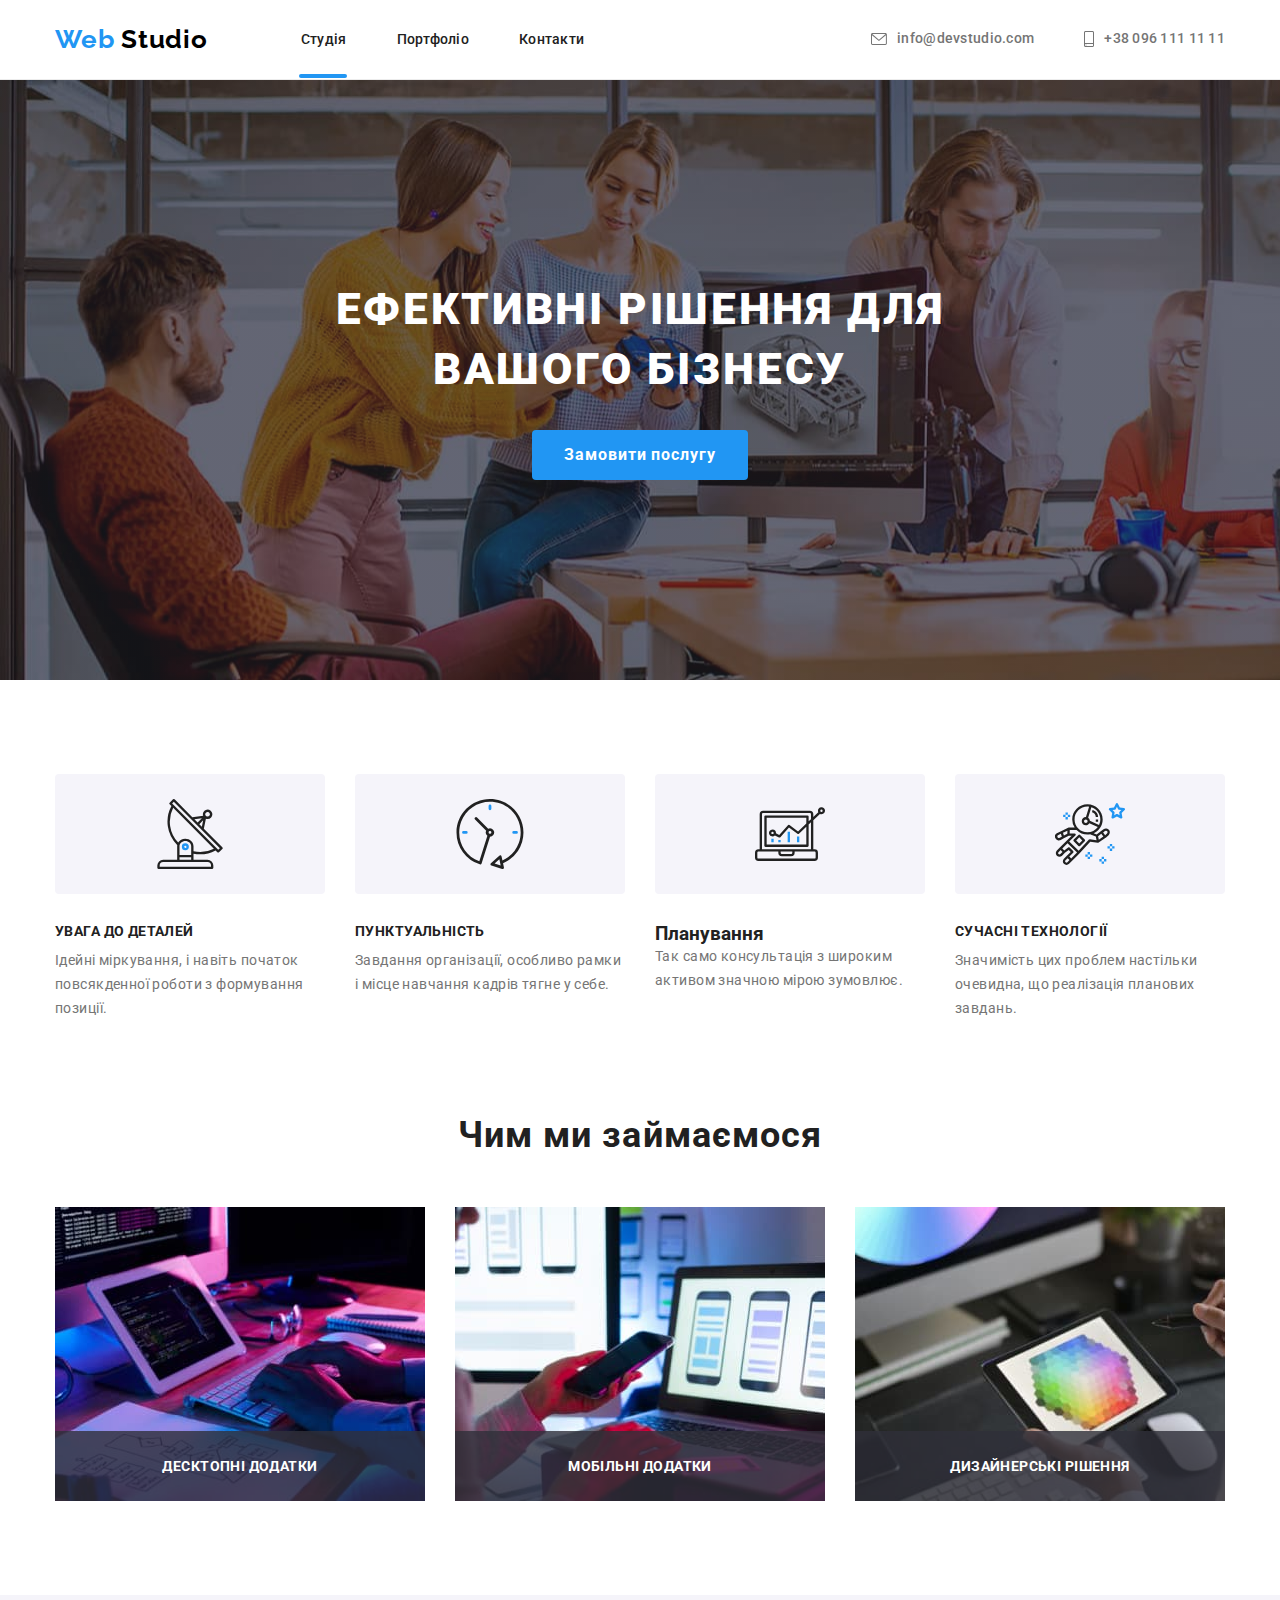
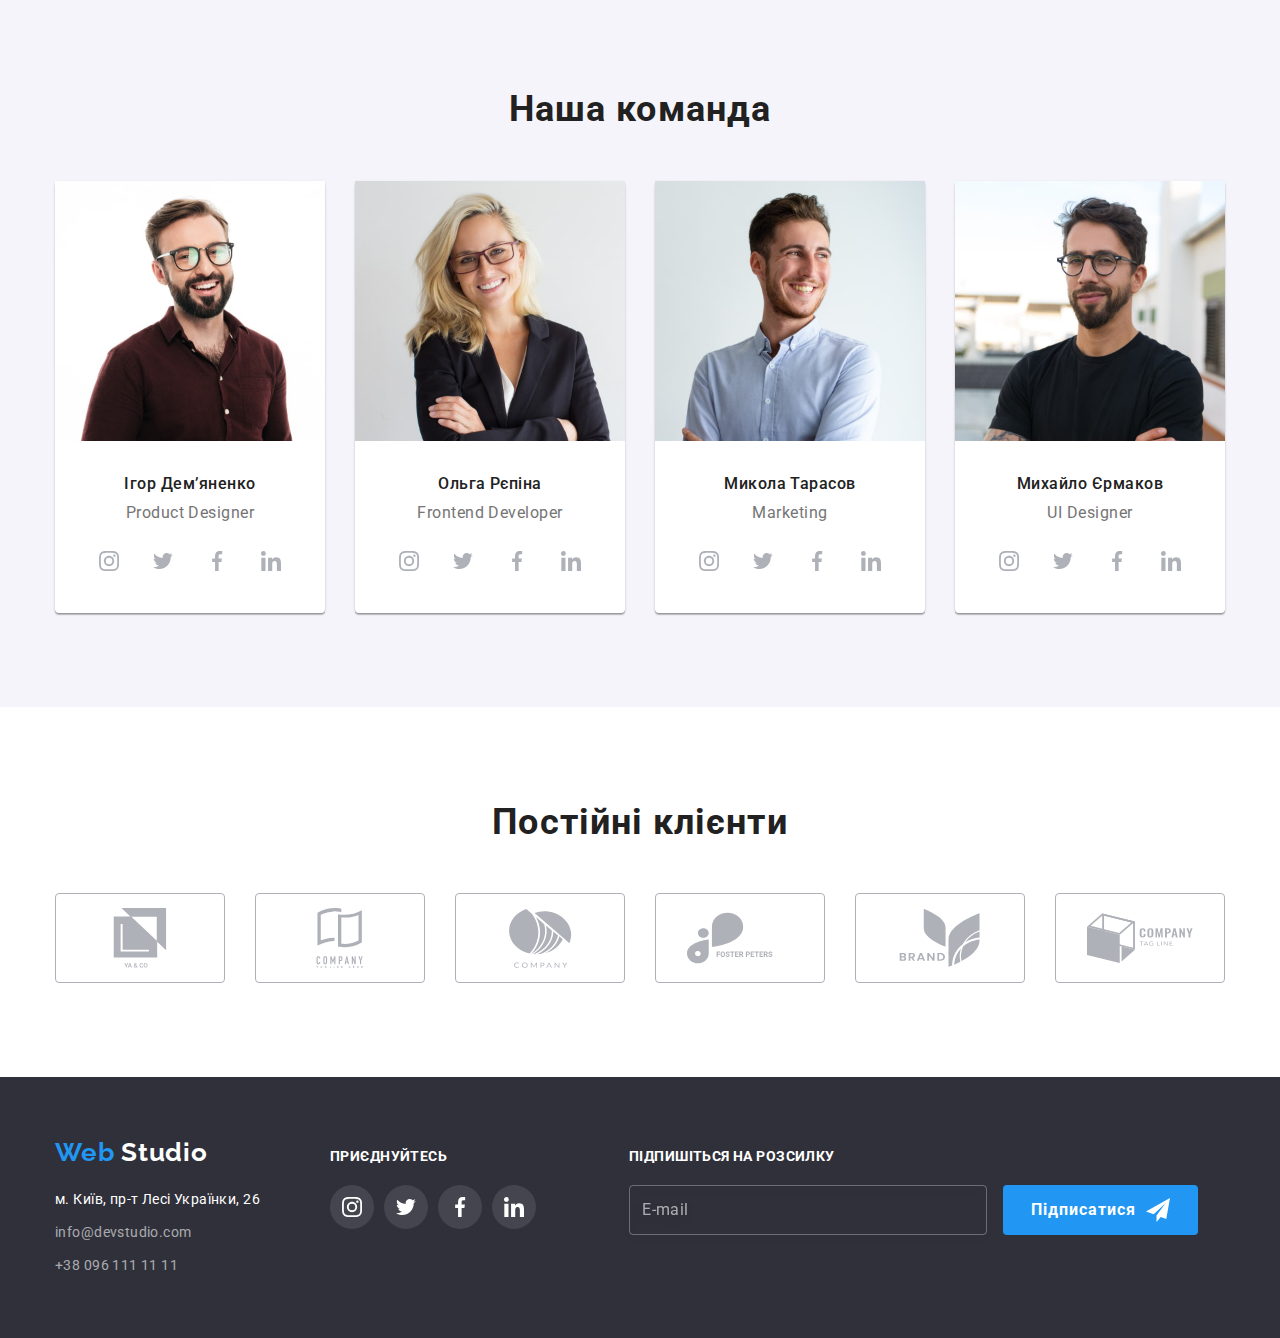
<file: index.html>
<!DOCTYPE html>
<html lang="uk">
  <head>
    <meta charset="UTF-8" />
    <meta http-equiv="X-UA-Compatible" content="IE=edge" />
    <meta name="viewport" content="width=header, initial-scale=1.0" />
    <title>Web Studio</title>
    <link
      rel="stylesheet"
      href="https://cdnjs.cloudflare.com/ajax/libs/modern-normalize/1.1.0/modern-normalize.min.css"
    />
    <link rel="stylesheet" href="./css/main.min.css" />
    <link
      href="https://fonts.googleapis.com/css2?family=Raleway:wght@700&family=Roboto:wght@400;500;700;900&display=swap"
      rel="stylesheet"
    />
  </head>
  <body>
    <header class="page-header">
      <div class="page-header__container">
        <a href="./index.html" lang="en" class="logo page-header__logo"
          ><span class="logo-design-color">Web</span> Studio</a
        >
        <nav>
          <ul class="nav">
            <li class="nav__item">
              <a href="./index.html" class="nav__link nav__studio--bottom-border">Студія</a>
            </li>
            <li class="nav__item">
              <a href="./portfolio.html" class="nav__link">Портфоліо</a>
            </li>
            <li class="nav__item">
              <a href="#" class="nav__link">Контакти</a>
            </li>
          </ul>
        </nav>
        <ul class="contact">
          <li class="contact__item">
            <a href="mailto:info@devstudio.com" class="contact__link">
              <svg class="contact__icon-mail">
                <use href="./images/icon.svg#icon-envelope"></use>
              </svg>
              info@devstudio.com</a
            >
          </li>
          <li class="contact__item">
            <a href="tel:+380961111111" class="contact__link">
              <svg class="contact__icon-smartphone">
                <use href="./images/icon.svg#icon-smartphone"></use>
              </svg>
              +38 096 111 11 11</a
            >
          </li>
        </ul>
      </div>
    </header>
    <main>
      <section class="section-hero">
        <div class="container">
          <h1 class="hero__title">
            Ефективні рішення для<br />
            вашого бізнесу
          </h1>
          <button type="submit" class="button hero-button" data-modal-open>Замовити послугу</button>
        </div>
      </section>
      <section class="section-benefits">
        <div class="container">
          <h2 class="benefits__title visually-hidden">Наші переваги</h2>
          <ul class="benefits__list">
            <li class="benefits__item">
              <span class="benefits__icon">
                <svg class="benefits-icon-antenna" width="70px" height="70px">
                  <use href="./images/icon.svg#icon-antenna-1"></use>
                </svg>
              </span>
              <h3 class="benefits__title">Увага до деталей</h3>
              <p class="benefits__text">
                Ідейні міркування, і навіть початок повсякденної роботи з формування позиції.
              </p>
            </li>
            <li class="benefits__item">
              <span class="benefits__icon">
                <svg class="benefits-icon-antenna" width="70px" height="70px">
                  <use href="./images/icon.svg#icon-clock-1"></use>
                </svg>
              </span>
              <h3 class="benefits__title">Пунктуальність</h3>
              <p class="benefits__text">
                Завдання організації, особливо рамки і місце навчання кадрів тягне у себе.
              </p>
            </li>
            <li class="benefits__item">
              <span class="benefits__icon">
                <svg class="benefits-icon-antenna" width="70px" height="70px">
                  <use href="./images/icon.svg#icon-diagram-1"></use>
                </svg>
              </span>
              <h3 class="benefit__title">Планування</h3>
              <p class="benefits__text">
                Так само консультація з широким активом значною мірою зумовлює.
              </p>
            </li>
            <li class="benefits__item">
              <span class="benefits__icon">
                <svg class="benefits-icon-antenna" width="70px" height="70px">
                  <use href="./images/icon.svg#icon-astronaut-1"></use>
                </svg>
              </span>
              <h3 class="benefits__title">Сучасні технології</h3>
              <p class="benefits__text">
                Значимість цих проблем настільки очевидна, що реалізація планових завдань.
              </p>
            </li>
          </ul>
        </div>
      </section>
      <section class="works-section">
        <div class="container">
          <h2 class="works__title">Чим ми займаємося</h2>
          <ul class="works__list">
            <li class="works__item">
              <div class="works__div">
                <img
                  class="works__images"
                  src="./images/box_1.jpg"
                  alt="людина працює на планшеті через клавіатуру "
                  width="370"
                />
                <p class="works__text">Десктопні додатки</p>
              </div>
            </li>
            <li class="works__item">
              <div class="works__div">
                <img
                  class="works__images"
                  src="./images/box_2.jpg"
                  alt="смартфон і ноутбук"
                  width="370"
                />
                <p class="works__text">Мобільні додатки</p>
              </div>
            </li>
            <li class="works__item">
              <div class="works__div">
                <img
                  class="works__images"
                  src="./images/box_3.jpg"
                  alt="робота на планшеті за допомогою стілуса"
                  width="370"
                />
                <p class="works__text">Дизайнерські рішення</p>
              </div>
            </li>
          </ul>
        </div>
      </section>
      <section class="section-team">
        <div class="container">
          <h2 class="team__title">Наша команда</h2>
          <ul class="team__list">
            <li class="team__item">
              <img src="./images/igor.jpg" alt="молодий чоловік в сорочці і окулярах" width="270" />
              <div class="team-card">
                <h3 class="team-card__title">Ігор Дем’яненко</h3>
                <p lang="en" class="team-card__text">Product Designer</p>
                <ul class="team-card__list">
                  <li>
                    <a href="" class="team-card__link">
                      <svg class="team-icon" width="20" height="20">
                        <use href="./images/icon.svg#icon-instagram-2"></use>
                      </svg>
                    </a>
                  </li>
                  <li>
                    <a href="" class="team-card__link">
                      <svg class="team-icon" width="20" height="20">
                        <use href="./images/icon.svg#icon-Group"></use>
                      </svg>
                    </a>
                  </li>
                  <li>
                    <a href="" class="team-card__link">
                      <svg class="team-icon" width="20" height="20">
                        <use href="./images/icon.svg#icon-facebook-1"></use>
                      </svg>
                    </a>
                  </li>
                  <li>
                    <a href="" class="team-card__link">
                      <svg class="team-icon" width="20" height="20">
                        <use href="./images/icon.svg#icon-linkedin-1"></use>
                      </svg>
                    </a>
                  </li>
                </ul>
              </div>
            </li>
            <li class="team__item">
              <img src="./images/olga.jpg" alt="молода дівчина в окулярах" width="270" />
              <div class="team-card">
                <h3 class="team-card__title">Ольга Рєпіна</h3>
                <p lang="en" class="team-card__text">Frontend Developer</p>
                <ul class="team-card__list">
                  <li>
                    <a href="" class="team-card__link">
                      <svg class="team-icon" width="20" height="20">
                        <use href="./images/icon.svg#icon-instagram-2"></use>
                      </svg>
                    </a>
                  </li>
                  <li>
                    <a href="" class="team-card__link">
                      <svg class="team-icon" width="20" height="20">
                        <use href="./images/icon.svg#icon-Group"></use>
                      </svg>
                    </a>
                  </li>
                  <li>
                    <a href="" class="team-card__link">
                      <svg class="team-icon" width="20" height="20">
                        <use href="./images/icon.svg#icon-facebook-1"></use>
                      </svg>
                    </a>
                  </li>
                  <li>
                    <a href="" class="team-card__link">
                      <svg class="team-icon" width="20" height="20">
                        <use href="./images/icon.svg#icon-linkedin-1"></use>
                      </svg>
                    </a>
                  </li>
                </ul>
              </div>
            </li>
            <li class="team__item">
              <img
                src="./images/mikola.jpg"
                alt="молодий усміхнений чоловік в сорочці"
                width="270"
              />
              <div class="team-card">
                <h3 class="team-card__title">Микола Тарасов</h3>
                <p lang="en" class="team-card__text">Marketing</p>
                <ul class="team-card__list">
                  <li>
                    <a href="" class="team-card__link">
                      <svg class="team-icon" width="20" height="20">
                        <use href="./images/icon.svg#icon-instagram-2"></use>
                      </svg>
                    </a>
                  </li>
                  <li>
                    <a href="" class="team-card__link">
                      <svg class="team-icon" width="20" height="20">
                        <use href="./images/icon.svg#icon-Group"></use>
                      </svg>
                    </a>
                  </li>
                  <li>
                    <a href="" class="team-card__link">
                      <svg class="team-icon" width="20" height="20">
                        <use href="./images/icon.svg#icon-facebook-1"></use>
                      </svg>
                    </a>
                  </li>
                  <li>
                    <a href="" class="team-card__link">
                      <svg class="team-icon" width="20" height="20">
                        <use href="./images/icon.svg#icon-linkedin-1"></use>
                      </svg>
                    </a>
                  </li>
                </ul>
              </div>
            </li>
            <li class="team__item">
              <img
                src="./images/mihail.jpg"
                alt="молодий чоловік в футболці і окулярах"
                width="270"
              />
              <div class="team-card">
                <h3 class="team-card__title">Михайло Єрмаков</h3>
                <p lang="en" class="team-card__text">UI Designer</p>
                <ul class="team-card__list">
                  <li>
                    <a href="" class="team-card__link">
                      <svg class="team-icon" width="20" height="20">
                        <use href="./images/icon.svg#icon-instagram-2"></use>
                      </svg>
                    </a>
                  </li>
                  <li>
                    <a href="" class="team-card__link">
                      <svg class="team-icon" width="20" height="20">
                        <use href="./images/icon.svg#icon-Group"></use>
                      </svg>
                    </a>
                  </li>
                  <li>
                    <a href="" class="team-card__link">
                      <svg class="team-icon" width="20" height="20">
                        <use href="./images/icon.svg#icon-facebook-1"></use>
                      </svg>
                    </a>
                  </li>
                  <li>
                    <a href="" class="team-card__link">
                      <svg class="team-icon" width="20" height="20">
                        <use href="./images/icon.svg#icon-linkedin-1"></use>
                      </svg>
                    </a>
                  </li>
                </ul>
              </div>
            </li>
          </ul>
        </div>
      </section>
      <section class="section-clients">
        <div class="container">
          <h2 class="clients__title">Постійні клієнти</h2>
          <ul class="clients__list">
            <li>
              <a href="" class="clients__link">
                <svg class="clients__icon" width="106" height="60">
                  <use href="./images/icon.svg#icon-group-1"></use>
                </svg>
              </a>
            </li>
            <li>
              <a href="" class="clients__link">
                <svg class="clients__icon" width="106" height="60">
                  <use href="./images/icon.svg#icon-group-2"></use>
                </svg>
              </a>
            </li>
            <li>
              <a href="" class="clients__link">
                <svg class="clients__icon" width="106" height="60">
                  <use href="./images/icon.svg#icon-group-3"></use>
                </svg>
              </a>
            </li>
            <li>
              <a href="" class="clients__link">
                <svg class="clients__icon" width="106" height="60">
                  <use href="./images/icon.svg#icon-group-4"></use>
                </svg>
              </a>
            </li>
            <li>
              <a href="" class="clients__link">
                <svg class="clients__icon" width="106" height="60">
                  <use href="./images/icon.svg#icon-group-5"></use>
                </svg>
              </a>
            </li>
            <li>
              <a href="" class="clients__link">
                <svg class="clients__icon" width="106" height="60">
                  <use href="./images/icon.svg#icon-group-6"></use>
                </svg>
              </a>
            </li>
          </ul>
        </div>
      </section>
    </main>
    <footer class="section-footer">
      <div class="container">
        <ul class="footer__list">
          <li class="footer-item">
            <a href="./index.html" lang="en" class="logo footer__logo"
              ><span class="logo-design-color">Web</span> Studio</a
            >
            <address>
              <ul class="address__list">
                <li class="address__item">
                  <a
                    href="https://goo.gl/maps/CPtrU1FHBa2aNyZL9"
                    target="_blank"
                    rel="noopener noreferrer nofollow"
                    class="address__office"
                    >м. Київ, пр-т Лесі Українки, 26</a
                  >
                </li>
                <li class="address__item">
                  <a href="mailto:info@devstudio.com" class="address__contact"
                    >info@devstudio.com</a
                  >
                </li>
                <li class="address__item">
                  <a href="tel:+380961111111" class="address__contact">+38 096 111 11 11</a>
                </li>
              </ul>
            </address>
          </li>
          <li>
            <p class="footer-join__title">Приєднуйтесь</p>
            <ul class="footer-join__list">
              <li>
                <a href="" class="footer-join__link">
                  <svg class="footer-join__icon" width="20" height="20">
                    <use href="./images/icon.svg#icon-instagram-2"></use>
                  </svg>
                </a>
              </li>
              <li>
                <a href="" class="footer-join__link">
                  <svg class="footer-join__icon" width="20" height="20">
                    <use href="./images/icon.svg#icon-Group"></use>
                  </svg>
                </a>
              </li>
              <li>
                <a href="" class="footer-join__link">
                  <svg class="footer-join__icon" width="20" height="20">
                    <use href="./images/icon.svg#icon-facebook-1"></use>
                  </svg>
                </a>
              </li>
              <li>
                <a href="" class="footer-join__link">
                  <svg class="footer-join__icon" width="20" height="20">
                    <use href="./images/icon.svg#icon-linkedin-1"></use>
                  </svg>
                </a>
              </li>
            </ul>
          </li>
          <li class="footer-form">
            <p class="footer-form__title">Підпишіться на розсилку</p>
            <form>
              <label for="footer=form-email"></label>
              <input
                class="footer-form__input"
                id="footer=form-email"
                type="email"
                name="footer=form-email"
                placeholder="E-mail"
              />
              <button class="button footer-form__button" type="submit">
                Підписатися
                <svg class="footer-form__icon" width="24" height="24">
                  <use href="./images/icon.svg#icon-icon-send"></use>
                </svg>
              </button>
            </form>
          </li>
        </ul>
      </div>
    </footer>
    <div class="backdrop is-hidden" data-modal>
      <div class="modal">
        <button class="modal__close-button" type="button" data-modal-close>
          <svg class="modal__icon" width="11" height="11">
            <use href="./images/icon.svg#close"></use>
          </svg>
        </button>
        <p class="modal__text">Залиште свої данні, ми вам передзвонимо</p>
        <form>
          <label class="modal__name-label" for="person-name">Ім’я</label>
          <div class="modal__name-position">
            <input class="modal__name-input" id="person-name" type="text" name="person-name" />
            <svg class="modal__person-icon" width="12" height="12">
              <use href="./images/icon.svg#icon-person-black-18dp-1"></use>
            </svg>
          </div>

          <label class="modal__tel-label" for="person-tel">Телефон</label>
          <div class="modal__tel-position">
            <input class="modal__tel-input" id="person-tel" type="tel" name="person-tel" />
            <svg class="modal__tel-icon" width="13" height="13">
              <use href="./images/icon.svg#icon-Vector"></use>
            </svg>
          </div>

          <label class="modal__mail-label" for="person-mail">Пошта</label>
          <div class="modal__mail-position">
            <input class="modal__mail-input" id="person-mail" type="email" name="person-mail" />
            <svg class="modal__mail-icon" width="15" height="12">
              <use href="./images/icon.svg#icon-Vector-1"></use>
            </svg>
          </div>

          <label class="modal__comment-label" for="person-comment">Коментар</label>
          <textarea
            class="modal__comment"
            id="person-comment"
            name="person-comment"
            placeholder="Введіть текст"
          ></textarea>

          <label for="terms-check" class="modal__checkbox">
            <input
              type="checkbox"
              id="terms-check"
              name="terms-check"
              class="modal__checkbox-input"
            />
            <span class="modal__checkbox-text"></span>
            Погоджуюсь з росилкою та приймаю
            <a href="#" class="modal__checkbox-link">Умови договору</a>
            <svg class="modal__checkbox-icon" width="16" height="16">
              <use href="./images/icon.svg#icon-icon-check-5"></use>
            </svg>
          </label>

          <button type="submit" class="button modal__form-button">Відправити</button>
        </form>
      </div>
    </div>
    <script src="./js/modal.js"></script>
  </body>
</html>
</file>
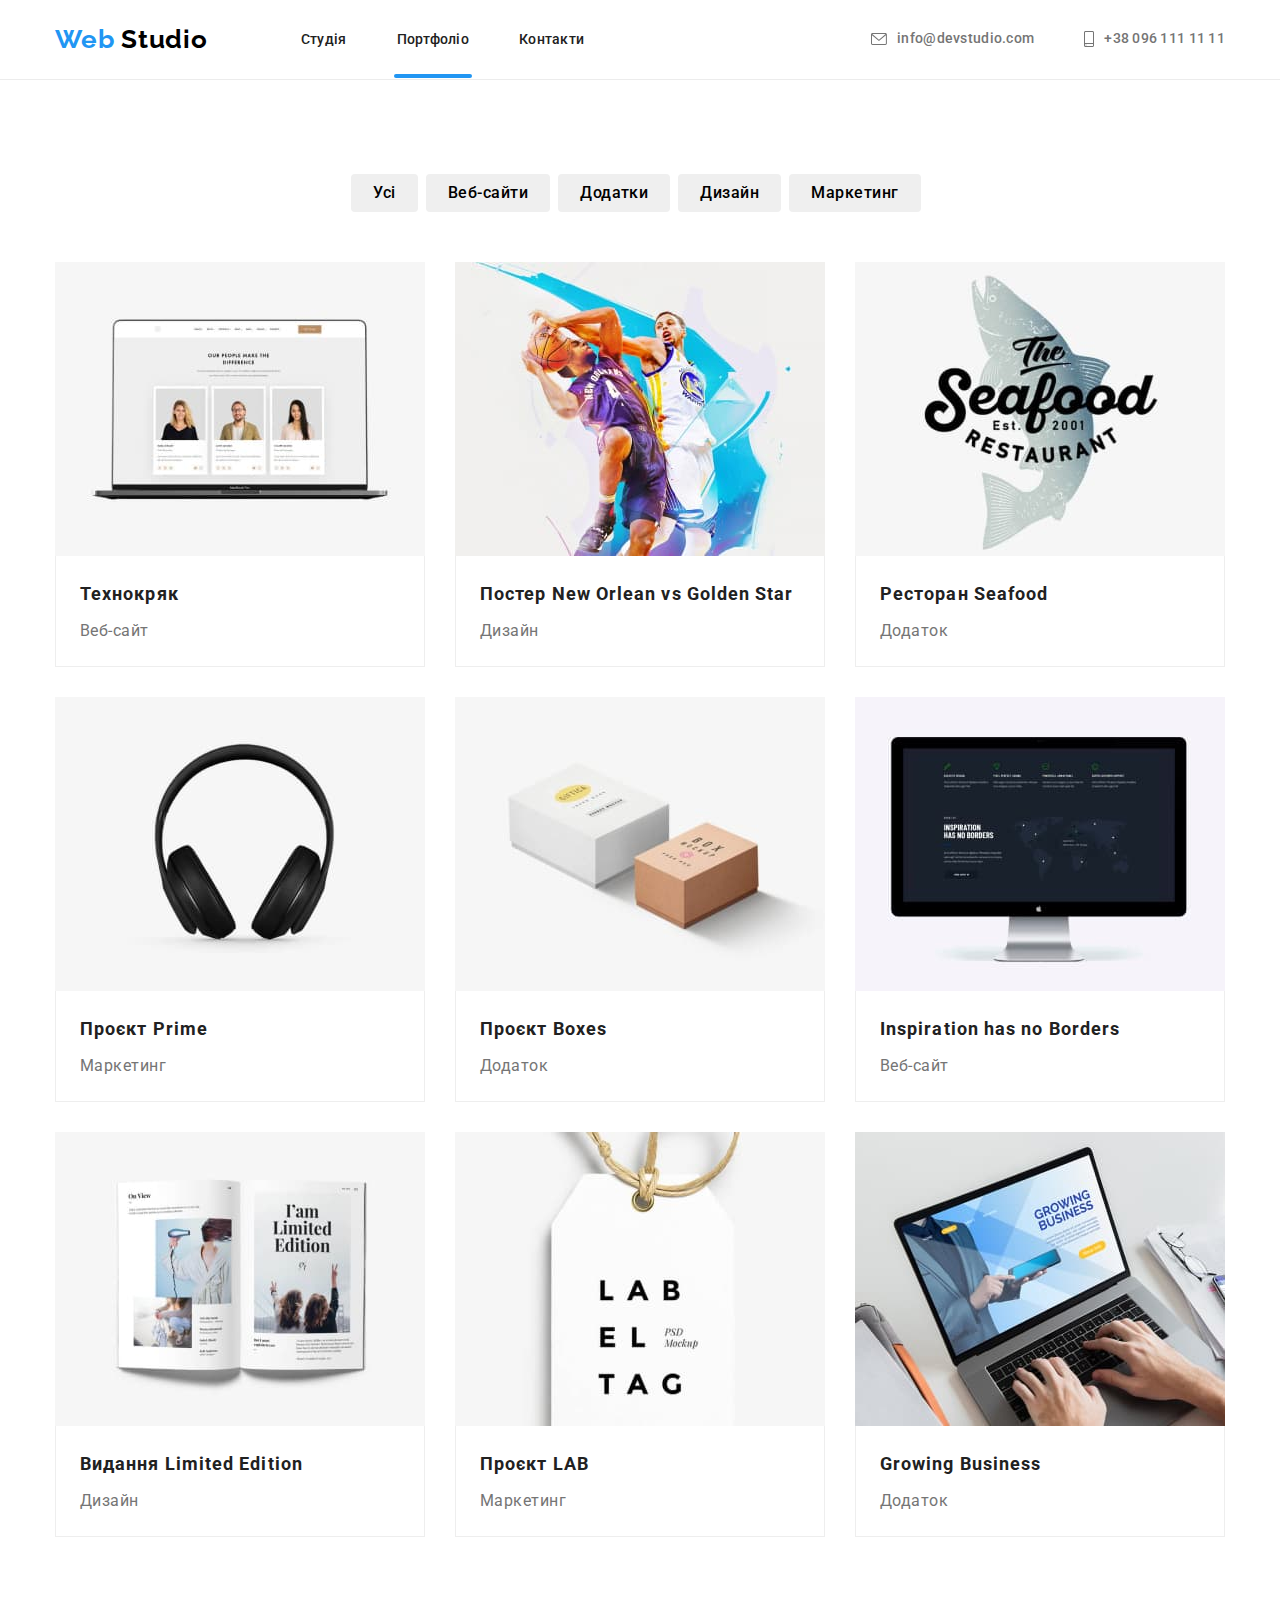
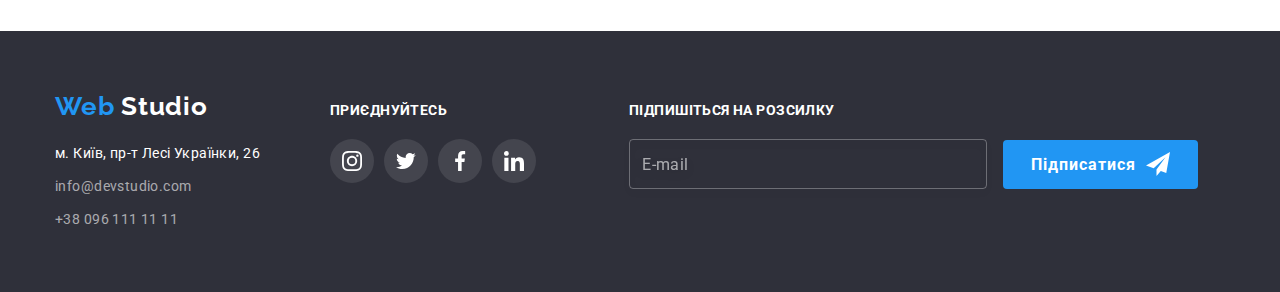
<file: portfolio.html>
<!DOCTYPE html>
<html lang="uk">
  <head>
    <meta charset="UTF-8" />
    <meta http-equiv="X-UA-Compatible" content="IE=edge" />
    <meta name="viewport" content="width=header, initial-scale=1.0" />
    <title>Portfolio</title>
    <link
      rel="stylesheet"
      href="https://cdnjs.cloudflare.com/ajax/libs/modern-normalize/1.1.0/modern-normalize.min.css"
    />
    <link rel="stylesheet" href="./css/main.min.css" />
    <link
      href="https://fonts.googleapis.com/css2?family=Raleway:wght@700&family=Roboto:wght@400;500;700;900&display=swap"
      rel="stylesheet"
    />
  </head>
  <body>
    <header class="page-header">
      <div class="page-header__container">
        <a href="./index.html" lang="en" class="logo page-header__logo"
          ><span class="logo-design-color">Web</span> Studio</a
        >
        <nav>
          <ul class="nav">
            <li class="nav__item">
              <a href="./index.html" class="nav__link">Студія</a>
            </li>
            <li class="nav__item">
              <a href="./portfolio.html" class="nav__link nav__portfolio--bottom-border"
                >Портфоліо</a
              >
            </li>
            <li class="nav__item">
              <a href="#" class="nav__link">Контакти</a>
            </li>
          </ul>
        </nav>
        <ul class="contact">
          <li class="contact__item">
            <a href="mailto:info@devstudio.com" class="contact__link">
              <svg class="contact__icon-mail">
                <use href="./images/icon.svg#icon-envelope"></use>
              </svg>
              info@devstudio.com</a
            >
          </li>
          <li class="contact__item">
            <a href="tel:+380961111111" class="contact__link">
              <svg class="contact__icon-smartphone">
                <use href="./images/icon.svg#icon-smartphone"></use>
              </svg>
              +38 096 111 11 11</a
            >
          </li>
        </ul>
      </div>
    </header>
    <main>
      <section class="section-portfolio">
        <div class="container">
          <h1 class="portfolio__hidden-title visually-hidden">Портфоліо</h1>
          <ul class="portfolio__list-button">
            <li class="portfolio__item"><button class="portfolio__button">Усі</button></li>
            <li class="portfolio__item"><button class="portfolio__button">Веб-сайти</button></li>
            <li class="portfolio__item"><button class="portfolio__button">Додатки</button></li>
            <li class="portfolio__item"><button class="portfolio__button">Дизайн</button></li>
            <li class="portfolio__item"><button class="portfolio__button">Маркетинг</button></li>
          </ul>
          <ul class="portfolio-product__list">
            <li class="portfolio-product__item">
              <div class="portfolio-product__overlay">
                <img src="./images/laptop.jpg" alt="ноутбук" width="370" height="294" />
                <p class="portfolio-product__overlay-text">
                  Ресурс пропонує комплексні пропозиції з різним рівнем функціоналу та сервісів. Все
                  це дозволить відвідувачу отримати вичерпні відомості про компанію чи приватну
                  особу.
                </p>
              </div>
              <div class="portfolio-product__description">
                <h2 class="portfolio-product__title">Технокряк</h2>
                <p class="portfolio-product__text">Веб-сайт</p>
              </div>
            </li>
            <li class="portfolio-product__item">
              <div class="portfolio-product__overlay">
                <img
                  src="./images/sport.jpg"
                  alt="два гравці в баскетбол"
                  width="370"
                  height="294"
                />
                <p class="portfolio-product__overlay-text">
                  Ресурс пропонує комплексні пропозиції з різним рівнем функціоналу та сервісів. Все
                  це дозволить відвідувачу отримати вичерпні відомості про компанію чи приватну
                  особу.
                </p>
              </div>
              <div class="portfolio-product__description">
                <h2 class="portfolio-product__title">Постер New Orlean vs Golden Star</h2>
                <p class="portfolio-product__text">Дизайн</p>
              </div>
            </li>
            <li class="portfolio-product__item">
              <div class="portfolio-product__overlay">
                <img
                  class="portfolio-img"
                  src="./images/seafood.jpg"
                  alt="емблема ресторану з акулою"
                  width="370"
                  height="294"
                />
                <p class="portfolio-product__overlay-text">
                  Ресурс пропонує комплексні пропозиції з різним рівнем функціоналу та сервісів. Все
                  це дозволить відвідувачу отримати вичерпні відомості про компанію чи приватну
                  особу.
                </p>
              </div>
              <div class="portfolio-product__description">
                <h2 class="portfolio-product__title">Ресторан Seafood</h2>
                <p class="portfolio-product__text">Додаток</p>
              </div>
            </li>
            <li class="portfolio-product__item">
              <div class="portfolio-product__overlay">
                <img src="./images/headphone.jpg" alt="навушники" width="370" height="294" />
                <p class="portfolio-product__overlay-text">
                  Ресурс пропонує комплексні пропозиції з різним рівнем функціоналу та сервісів. Все
                  це дозволить відвідувачу отримати вичерпні відомості про компанію чи приватну
                  особу.
                </p>
              </div>
              <div class="portfolio-product__description">
                <h2 class="portfolio-product__title">Проєкт Prime</h2>
                <p class="portfolio-product__text">Маркетинг</p>
              </div>
            </li>
            <li class="portfolio-product__item">
              <div class="portfolio-product__overlay">
                <img
                  src="./images/boxes.jpg"
                  alt="дві коробки біла і коричнева"
                  width="370"
                  height="294"
                />
                <p class="portfolio-product__overlay-text">
                  Ресурс пропонує комплексні пропозиції з різним рівнем функціоналу та сервісів. Все
                  це дозволить відвідувачу отримати вичерпні відомості про компанію чи приватну
                  особу.
                </p>
              </div>
              <div class="portfolio-product__description">
                <h2 class="portfolio-product__title">Проєкт Boxes</h2>
                <p class="portfolio-product__text">Додаток</p>
              </div>
            </li>
            <li class="portfolio-product__item">
              <div class="portfolio-product__overlay">
                <img src="./images/display.jpg" alt="мунітор комп’ютера" width="370" height="294" />
                <p class="portfolio-product__overlay-text">
                  Ресурс пропонує комплексні пропозиції з різним рівнем функціоналу та сервісів. Все
                  це дозволить відвідувачу отримати вичерпні відомості про компанію чи приватну
                  особу.
                </p>
              </div>
              <div class="portfolio-product__description">
                <h2 class="portfolio-product__title">Inspiration has no Borders</h2>
                <p class="portfolio-product__text">Веб-сайт</p>
              </div>
            </li>
            <li class="portfolio-product__item">
              <div class="portfolio-product__overlay">
                <img src="./images/book.jpg" alt="розгорнута книга" width="370" height="294" />
                <p class="portfolio-product__overlay-text">
                  Ресурс пропонує комплексні пропозиції з різним рівнем функціоналу та сервісів. Все
                  це дозволить відвідувачу отримати вичерпні відомості про компанію чи приватну
                  особу.
                </p>
              </div>
              <div class="portfolio-product__description">
                <h2 class="portfolio-product__title">Видання Limited Edition</h2>
                <p class="portfolio-product__text">Дизайн</p>
              </div>
            </li>
            <li class="portfolio-product__item">
              <div class="portfolio-product__overlay">
                <img src="./images/tag.jpg" alt="бірка на мотузці" width="370" height="294" />
                <p class="portfolio-product__overlay-text">
                  Ресурс пропонує комплексні пропозиції з різним рівнем функціоналу та сервісів. Все
                  це дозволить відвідувачу отримати вичерпні відомості про компанію чи приватну
                  особу.
                </p>
              </div>
              <div class="portfolio-product__description">
                <h2 class="portfolio-product__title">
                  Проєкт <span class="portfolio-product__text-lab">Lab</span>
                </h2>
                <p class="portfolio-product__text">Маркетинг</p>
              </div>
            </li>
            <li class="portfolio-product__item">
              <div class="portfolio-product__overlay">
                <img
                  src="./images/laptoptwo.jpg"
                  alt="людина яка працює за ноутбуком"
                  width="370"
                  height="294"
                />
                <p class="portfolio-product__overlay-text">
                  Ресурс пропонує комплексні пропозиції з різним рівнем функціоналу та сервісів. Все
                  це дозволить відвідувачу отримати вичерпні відомості про компанію чи приватну
                  особу.
                </p>
              </div>
              <div class="portfolio-product__description">
                <h2 class="portfolio-product__title">Growing Business</h2>
                <p class="portfolio-product__text">Додаток</p>
              </div>
            </li>
          </ul>
        </div>
      </section>
    </main>
    <footer class="section-footer">
      <div class="container">
        <ul class="footer__list">
          <li class="footer-item">
            <a href="./index.html" lang="en" class="logo footer__logo"
              ><span class="logo-design-color">Web</span> Studio</a
            >
            <address>
              <ul class="address__list">
                <li class="address__item">
                  <a
                    href="https://goo.gl/maps/CPtrU1FHBa2aNyZL9"
                    target="_blank"
                    rel="noopener noreferrer nofollow"
                    class="address__office"
                    >м. Київ, пр-т Лесі Українки, 26</a
                  >
                </li>
                <li class="address__item">
                  <a href="mailto:info@devstudio.com" class="address__contact"
                    >info@devstudio.com</a
                  >
                </li>
                <li class="address__item">
                  <a href="tel:+380961111111" class="address__contact">+38 096 111 11 11</a>
                </li>
              </ul>
            </address>
          </li>
          <li>
            <p class="footer-join__title">Приєднуйтесь</p>
            <ul class="footer-join__list">
              <li>
                <a href="" class="footer-join__link">
                  <svg class="footer-join__icon" width="20" height="20">
                    <use href="./images/icon.svg#icon-instagram-2"></use>
                  </svg>
                </a>
              </li>
              <li>
                <a href="" class="footer-join__link">
                  <svg class="footer-join__icon" width="20" height="20">
                    <use href="./images/icon.svg#icon-Group"></use>
                  </svg>
                </a>
              </li>
              <li>
                <a href="" class="footer-join__link">
                  <svg class="footer-join__icon" width="20" height="20">
                    <use href="./images/icon.svg#icon-facebook-1"></use>
                  </svg>
                </a>
              </li>
              <li>
                <a href="" class="footer-join__link">
                  <svg class="footer-join__icon" width="20" height="20">
                    <use href="./images/icon.svg#icon-linkedin-1"></use>
                  </svg>
                </a>
              </li>
            </ul>
          </li>
          <li class="footer-form">
            <p class="footer-form__title">Підпишіться на розсилку</p>
            <form>
              <label for="footer=form-email"></label>
              <input
                class="footer-form__input"
                id="footer=form-email"
                type="email"
                name="footer=form-email"
                placeholder="E-mail"
              />
              <button class="button footer-form__button" type="submit">
                Підписатися
                <svg class="footer-form__icon" width="24" height="24">
                  <use href="./images/icon.svg#icon-icon-send"></use>
                </svg>
              </button>
            </form>
          </li>
        </ul>
      </div>
    </footer>
  </body>
</html>
</file>
<file: css/main.min.css>
h1,h2,h3,p,ul{margin:0px;padding:0px}body{background-color:#fff;font-family:roboto,sans-serif;color:#212121}.container{width:1200px;margin:0 auto;padding:0 15px}.visually-hidden{position:absolute;white-space:nowrap;width:1px;height:1px;overflow:hidden;border:0;padding:0;clip:rect(0 0 0 0);-webkit-clip-path:inset(50%);clip-path:inset(50%);margin:-1px}:root{--hover-link-button-color: #2196f3;--hover-button-color: #188ce8;--basic-text-color: #757575;--white-text-color: #ffffff;--footer-link-color: rgba(255, 255, 255, 0.6);--basic-icon-color: #afb1b8;--white-icon-color: #ffffff;--basic-background-color: #f5f4fa;--timing-function: cubic-bezier(0.4, 0, 0.2, 1);--static-form-text-color: #212121}.section-benefits{padding-top:94px;padding-bottom:94px}.benefits__list{display:-webkit-box;display:-ms-flexbox;display:flex;list-style-type:none}.benefits__item:not(:last-child){margin-right:30px}.benefits__icon{width:270px;height:120px;display:-webkit-box;display:-ms-flexbox;display:flex;-webkit-box-align:center;-ms-flex-align:center;align-items:center;-webkit-box-pack:center;-ms-flex-pack:center;justify-content:center;background:var(--basic-background-color);margin-bottom:30px;border-radius:4px}.benefits__title{font-weight:700;font-size:14px;line-height:1.14;letter-spacing:.03em;text-transform:uppercase;margin-bottom:10px}.benefits__text{font-size:14px;line-height:1.71;letter-spacing:.03em;color:var(--basic-text-color)}.button{font-weight:700;font-size:16px;line-height:1.87;letter-spacing:.06em;color:var(--white-text-color);background-color:var(--hover-link-button-color);border:0;border-radius:4px;-webkit-transition:background-color 250ms var(--timing-function),-webkit-box-shadow 250ms var(--timing-function);transition:background-color 250ms var(--timing-function),-webkit-box-shadow 250ms var(--timing-function);transition:background-color 250ms var(--timing-function),box-shadow 250ms var(--timing-function);transition:background-color 250ms var(--timing-function),box-shadow 250ms var(--timing-function),-webkit-box-shadow 250ms var(--timing-function)}.button:hover{-webkit-box-shadow:0px 4px 4px rgba(0,0,0,.15);box-shadow:0px 4px 4px rgba(0,0,0,.15);background-color:var(--hover-button-color);cursor:pointer}.button:focus{-webkit-box-shadow:0px 4px 4px rgba(0,0,0,.15);box-shadow:0px 4px 4px rgba(0,0,0,.15);background-color:var(--hover-button-color);cursor:pointer}.button:active{-webkit-box-shadow:0px 4px 4px rgba(0,0,0,.15);box-shadow:0px 4px 4px rgba(0,0,0,.15);background-color:var(--hover-button-color);cursor:pointer}.section-clients{padding-top:94px;padding-bottom:94px}.clients__title{font-weight:700;font-size:36px;line-height:1.17;text-align:center;letter-spacing:.03em;margin-bottom:50px}.clients__list{list-style-type:none;display:-webkit-box;display:-ms-flexbox;display:flex;-webkit-box-pack:center;-ms-flex-pack:center;justify-content:center;gap:30px}.clients__link{display:-webkit-box;display:-ms-flexbox;display:flex;-webkit-box-align:center;-ms-flex-align:center;align-items:center;-webkit-box-pack:center;-ms-flex-pack:center;justify-content:center;width:170px;height:90px;border:1px solid #afb1b8;border-radius:4px;cursor:pointer;-webkit-transition:border 250ms var(--timing-function),border-radius 250ms var(--timing-function);transition:border 250ms var(--timing-function),border-radius 250ms var(--timing-function)}.clients__link:hover{border:1px solid var(--hover-link-button-color);border-radius:4px}.clients__link:focus{border:1px solid var(--hover-link-button-color);border-radius:4px}.clients__link :active{border:1px solid var(--hover-link-button-color);border-radius:4px}.clients__link:hover .clients__icon{fill:var(--hover-link-button-color)}.clients__link:focus .clients__icon{fill:var(--hover-link-button-color)}.clients__link:active .clients__icon{fill:var(--hover-link-button-color)}.clients__icon{fill:var(--basic-icon-color);-webkit-transition:fill 250ms var(--timing-function);transition:fill 250ms var(--timing-function)}.section-footer{background-color:#2f303a;padding-top:60px;padding-bottom:60px}.footer__list{display:-webkit-box;display:-ms-flexbox;display:flex;list-style:none}.footer__logo{color:var(--white-text-color)}.footer-item{margin-right:70px}.address__list{list-style-type:none;margin-top:20px}.address__item:not(:last-child){margin-bottom:9px}.address__office{text-decoration:none;font-style:normal;font-size:14px;line-height:1.71;letter-spacing:.03em;color:var(--white-text-color)}.address__contact{text-decoration:none;font-style:normal;font-size:14px;line-height:1.71;letter-spacing:.03em;color:var(--footer-link-color);-webkit-transition:color 250ms var(--timing-function);transition:color 250ms var(--timing-function)}.address__contact:hover{color:var(--hover-link-button-color)}.address__contact:focus{color:var(--hover-link-button-color)}.address__contact:active{color:var(--hover-link-button-color)}.footer-join__title{font-weight:bold;font-size:14px;line-height:1.14;letter-spacing:.03em;color:var(--white-text-color);padding-top:12px;text-transform:uppercase}.footer-join__list{list-style:none;display:-webkit-box;display:-ms-flexbox;display:flex;gap:10px;padding-top:20px}.footer-join__link{display:-webkit-box;display:-ms-flexbox;display:flex;-webkit-box-align:center;-ms-flex-align:center;align-items:center;-webkit-box-pack:center;-ms-flex-pack:center;justify-content:center;width:44px;height:44px;border-radius:50%;background:rgba(255,255,255,.1);-webkit-transition:background 250ms var(--timing-function);transition:background 250ms var(--timing-function)}.footer-join__link:hover{background:var(--hover-link-button-color);cursor:pointer}.footer-join__link:focus{background:var(--hover-link-button-color);cursor:pointer}.footer-join__link:active{background:var(--hover-link-button-color);cursor:pointer}.footer-join__icon{fill:var(--white-icon-color)}.footer-form{margin-left:93px}.footer-form__title{font-weight:bold;font-size:14px;line-height:1.14;letter-spacing:.03em;color:var(--white-text-color);padding-top:12px;text-transform:uppercase}.footer-form__input{margin-top:20px;margin-right:12px;padding:11px 12px;width:358px;height:50px;background-color:inherit;border:1px solid rgba(255,255,255,.3);border-radius:4px;-webkit-filter:drop-shadow(0px 4px 4px rgba(0, 0, 0, 0.15));filter:drop-shadow(0px 4px 4px rgba(0, 0, 0, 0.15));font-style:normal;font-weight:400;font-size:16px;line-height:1.25;letter-spacing:.03em;color:rgba(255,255,255,.6)}.footer-form__input:hover{cursor:pointer}.footer-form__input::-webkit-input-placeholder{font-style:normal;font-weight:400;font-size:16px;line-height:1.25;letter-spacing:.03em;color:rgba(255,255,255,.6)}.footer-form__input::-moz-placeholder{font-style:normal;font-weight:400;font-size:16px;line-height:1.25;letter-spacing:.03em;color:rgba(255,255,255,.6)}.footer-form__input:-ms-input-placeholder{font-style:normal;font-weight:400;font-size:16px;line-height:1.25;letter-spacing:.03em;color:rgba(255,255,255,.6)}.footer-form__input::-ms-input-placeholder{font-style:normal;font-weight:400;font-size:16px;line-height:1.25;letter-spacing:.03em;color:rgba(255,255,255,.6)}.footer-form__input::placeholder{font-style:normal;font-weight:400;font-size:16px;line-height:1.25;letter-spacing:.03em;color:rgba(255,255,255,.6)}.footer-form__button{position:relative;padding-left:28px;padding-right:62px;padding-top:10px;padding-bottom:10px}.footer-form__icon{position:absolute;right:28px;top:50%;-webkit-transform:translateY(-50%);transform:translateY(-50%);fill:var(--white-icon-color)}.page-header{background-color:var(--white-text-color);padding-top:24px;padding-bottom:24px;border-bottom:1px solid #ececec}.page-header__container{width:1200px;margin:0 auto;padding:0 15px;display:-webkit-box;display:-ms-flexbox;display:flex;-webkit-box-align:center;-ms-flex-align:center;align-items:center}.page-header__logo{color:#000;margin-right:93px}.nav{display:-webkit-box;display:-ms-flexbox;display:flex;list-style-type:none;padding-left:0}.nav__item:not(:last-child){margin-right:50px}.nav__link{position:relative;text-decoration:none;font-weight:500;font-size:14px;line-height:1.14;letter-spacing:.02em;color:#212121;-webkit-transition:color 250ms var(--timing-function);transition:color 250ms var(--timing-function)}.nav__link:hover{color:var(--hover-link-button-color)}.nav__link:focus{color:var(--hover-link-button-color)}.nav__link:active{color:var(--hover-link-button-color)}.nav__studio--bottom-border::after{position:absolute;bottom:-31px;left:-1.5px;content:"";display:block;width:48px;height:4px;border-radius:2px;background-color:var(--hover-link-button-color)}.nav__portfolio--bottom-border::after{position:absolute;bottom:-31px;left:-3px;content:"";display:block;width:78px;height:4px;border-radius:2px;background-color:var(--hover-link-button-color)}.contact{display:-webkit-box;display:-ms-flexbox;display:flex;margin-left:auto;list-style-type:none;padding-left:0}.contact__item{display:-webkit-box;display:-ms-flexbox;display:flex}.contact__item:not(:last-child){margin-right:50px}.contact__icon-mail{width:16px;height:12px;margin-right:10px;fill:var(--basic-text-color)}.contact__link{display:-webkit-inline-box;display:-ms-inline-flexbox;display:inline-flex;-webkit-box-align:center;-ms-flex-align:center;align-items:center;text-decoration:none;font-weight:500;font-size:14px;line-height:1.14;letter-spacing:.02em;color:var(--basic-text-color);-webkit-transition:color 250ms var(--timing-function);transition:color 250ms var(--timing-function)}.contact__link:hover{color:var(--hover-link-button-color)}.contact__link:focus{color:var(--hover-link-button-color)}.contact__link:active{color:var(--hover-link-button-color)}.contact__link:hover .contact__icon-mail,.contact__link:hover .contact__icon-smartphone{fill:var(--hover-link-button-color)}.contact__link:focus .contact__icon-mail,.contact__link:focus .contact__icon-smartphone{fill:var(--hover-link-button-color)}.contact__link:active .contact__icon-mail,.contact__link:active .contact__icon-smartphone{fill:var(--hover-link-button-color)}.contact__icon-smartphone{width:10px;height:16px;margin-right:10px;fill:var(--basic-text-color)}.section-hero{background-color:#2f3032;padding-top:200px;padding-bottom:200px;max-width:1600px;margin-left:auto;margin-right:auto;background-image:-webkit-gradient(linear, left top, left bottom, from(rgba(47, 48, 58, 0.4)), to(rgba(47, 48, 58, 0.4))),url(../images/bgi.jpg);background-image:linear-gradient(rgba(47, 48, 58, 0.4), rgba(47, 48, 58, 0.4)),url(../images/bgi.jpg)}.hero__title{font-weight:900;font-size:44px;line-height:1.36;letter-spacing:.06em;text-transform:uppercase;color:var(--white-text-color);text-align:center;margin-top:0;margin-bottom:30px}.hero-button{display:block;margin-left:auto;margin-right:auto;padding:10px 32px}.logo{text-decoration:none;font-family:Raleway;font-weight:700;font-size:26px;line-height:1.19;letter-spacing:.03em}.logo-design-color{color:var(--hover-link-button-color)}.backdrop{position:fixed;left:0;top:0;width:100%;height:100%;background-color:rgba(0,0,0,.2);-webkit-transition:opacity 250ms var(--timing-function),visibility 250ms var(--timing-function);transition:opacity 250ms var(--timing-function),visibility 250ms var(--timing-function)}.is-hidden{opacity:0;visibility:hidden;pointer-events:none}.modal{position:absolute;top:50%;left:50%;-webkit-transform:translate(-50%, -50%);transform:translate(-50%, -50%);width:528px;height:581px;background-color:var(--white-text-color);border-radius:4px;-webkit-box-shadow:0px 2px 1px rgba(0,0,0,.2),0px 1px 1px rgba(0,0,0,.14),0px 1px 3px rgba(0,0,0,.12);box-shadow:0px 2px 1px rgba(0,0,0,.2),0px 1px 1px rgba(0,0,0,.14),0px 1px 3px rgba(0,0,0,.12);padding:40px 40px}.modal__close-button{position:absolute;top:8px;right:8px;background-color:var(--white-icon-color);display:-webkit-box;display:-ms-flexbox;display:flex;-webkit-box-align:center;-ms-flex-align:center;align-items:center;-webkit-box-pack:center;-ms-flex-pack:center;justify-content:center;width:30px;height:30px;border:1px solid rgba(0,0,0,.1);border-radius:50%}.modal__icon{fill:#000;-webkit-transition:fill 250ms var(--timing-function);transition:fill 250ms var(--timing-function)}.modal__close-button:hover{cursor:pointer}.modal__close-button:hover .modal__icon,.modal__close-button :focus .modal__icon,.modal__close-button :active .modal__icon{fill:var(--hover-link-button-color)}.modal__text{font-style:normal;font-weight:700;font-size:20px;line-height:1.15;text-align:center;letter-spacing:.03em;color:var(--static-form-text-color);padding-bottom:2px}.modal__name-label,.modal__tel-label,.modal__mail-label,.modal__comment-label{display:block;font-style:normal;font-weight:400;font-size:12px;line-height:1.16;letter-spacing:.01em;color:var(--basic-text-color);padding-top:10px;padding-bottom:4px}.modal__name-position,.modal__tel-position,.modal__mail-position{position:relative}.modal__name-input,.modal__tel-input,.modal__mail-input{width:100%;height:40px;padding:11px 12px 11px 42px;border:1px solid rgba(33,33,33,.2);border-radius:4px;-webkit-transition:border-color 250ms var(--timing-function);transition:border-color 250ms var(--timing-function)}.modal__name-input:hover,.modal__tel-input:hover,.modal__mail-input:hover{border-color:var(--hover-link-button-color);cursor:pointer}.modal__person-icon,.modal__tel-icon,.modal__mail-icon{position:absolute;left:12px;top:50%;-webkit-transform:translateY(-50%);transform:translateY(-50%);width:18px;height:18px;fill:var(--static-form-text-color);-webkit-transition:fill 250ms var(--timing-function);transition:fill 250ms var(--timing-function)}.modal__name-input:hover+.modal__person-icon{fill:var(--hover-link-button-color)}.modal__name-input:focus+.modal__person-icon{fill:var(--hover-link-button-color)}.modal__tel-input:hover+.modal__tel-icon{fill:var(--hover-link-button-color)}.modal__tel-input:focus+.modal__tel-icon{fill:var(--hover-link-button-color)}.modal__mail-input:hover+.modal__mail-icon{fill:var(--hover-link-button-color)}.modal__mail-input:focus+.modal__mail-icon{fill:var(--hover-link-button-color)}.modal__comment{resize:none;width:100%;height:120px;padding:12px 16px;margin-bottom:10px;border:1px solid rgba(33,33,33,.2);border-radius:4px;-webkit-transition:border-color 250ms var(--timing-function);transition:border-color 250ms var(--timing-function)}.modal__comment:hover{border-color:var(--hover-link-button-color);cursor:pointer}.modal__comment::-webkit-input-placeholder{font-style:normal;font-weight:400;font-size:12px;line-height:1.16;letter-spacing:.01em;color:rgba(117,117,117,.5)}.modal__comment::-moz-placeholder{font-style:normal;font-weight:400;font-size:12px;line-height:1.16;letter-spacing:.01em;color:rgba(117,117,117,.5)}.modal__comment:-ms-input-placeholder{font-style:normal;font-weight:400;font-size:12px;line-height:1.16;letter-spacing:.01em;color:rgba(117,117,117,.5)}.modal__comment::-ms-input-placeholder{font-style:normal;font-weight:400;font-size:12px;line-height:1.16;letter-spacing:.01em;color:rgba(117,117,117,.5)}.modal__comment::placeholder{font-style:normal;font-weight:400;font-size:12px;line-height:1.16;letter-spacing:.01em;color:rgba(117,117,117,.5)}.modal__checkbox{position:relative;font-style:normal;font-weight:400;font-size:14px;line-height:1.71;letter-spacing:.03em;color:var(--basic-text-color);padding-left:37px}.modal__checkbox-input{position:absolute;-webkit-appearance:none;-moz-appearance:none;appearance:none}.modal__checkbox-input:checked~.modal__checkbox-icon{opacity:1}.modal__checkbox-input:checked~.modal__checkbox-text{opacity:0}.modal__checkbox-text{position:absolute;margin-left:-23px;top:50%;-webkit-transform:translateY(-50%);transform:translateY(-50%);width:16px;height:15px;border:2px solid var(--static-form-text-color);border-radius:2px;opacity:1;-webkit-transition:opacity 250ms var(--timing-function);transition:opacity 250ms var(--timing-function)}.modal__checkbox-icon{position:absolute;width:16px;height:15px;left:14px;top:50%;-webkit-transform:translateY(-50%);transform:translateY(-50%);background-color:var(--hover-link-button-color);border-radius:2px;opacity:0;-webkit-transition:opacity 250ms var(--timing-function);transition:opacity 250ms var(--timing-function)}.modal__checkbox-link{font-style:normal;font-weight:400;font-size:14px;line-height:1.71;letter-spacing:.03em;color:var(--hover-link-button-color)}.modal__form-button{position:relative;display:block;padding:10px 52px;margin-top:30px;margin-right:auto;margin-left:auto}.section-portfolio{padding-top:94px;padding-bottom:94px}.portfolio__list-button{list-style-type:none;display:-webkit-box;display:-ms-flexbox;display:flex;-webkit-box-pack:center;-ms-flex-pack:center;justify-content:center;margin-bottom:50px;margin-right:8px}.portfolio__item:not(:last-child){margin-right:8px}.portfolio__button{font-family:Roboto;font-weight:500;font-size:16px;line-height:1.62;letter-spacing:.03em;border:0;padding:6px 22px;border-radius:4px;-webkit-transition:color 250ms var(--timing-function),background 250ms var(--timing-function),-webkit-box-shadow 250ms var(--timing-function);transition:color 250ms var(--timing-function),background 250ms var(--timing-function),-webkit-box-shadow 250ms var(--timing-function);transition:color 250ms var(--timing-function),background 250ms var(--timing-function),box-shadow 250ms var(--timing-function);transition:color 250ms var(--timing-function),background 250ms var(--timing-function),box-shadow 250ms var(--timing-function),-webkit-box-shadow 250ms var(--timing-function)}.portfolio__button:hover,.portfolio__button:focus,.portfolio__button:active{cursor:pointer;color:var(--white-text-color);background-color:var(--hover-link-button-color);-webkit-box-shadow:0px 2px 2px rgba(0,0,0,.12),0px 1px 2px rgba(0,0,0,.08),0px 3px 1px rgba(0,0,0,.1);box-shadow:0px 2px 2px rgba(0,0,0,.12),0px 1px 2px rgba(0,0,0,.08),0px 3px 1px rgba(0,0,0,.1)}.portfolio-product__list{list-style-type:none;display:-webkit-box;display:-ms-flexbox;display:flex;-webkit-box-pack:center;-ms-flex-pack:center;justify-content:center;display:flex;-ms-flex-wrap:wrap;flex-wrap:wrap}.portfolio-product__item{background-color:#fff;margin-right:30px;margin-bottom:30px;-webkit-transition:-webkit-box-shadow 250ms var(--timing-function);transition:-webkit-box-shadow 250ms var(--timing-function);transition:box-shadow 250ms var(--timing-function);transition:box-shadow 250ms var(--timing-function), -webkit-box-shadow 250ms var(--timing-function)}.portfolio-product__item:hover{-webkit-box-shadow:1px 4px 6px rgba(0,0,0,.16),0px 4px 4px rgba(0,0,0,.06);box-shadow:1px 4px 6px rgba(0,0,0,.16),0px 4px 4px rgba(0,0,0,.06)}.portfolio-product__item:nth-child(3n+3){margin-right:0}.portfolio-product__item:nth-last-child(-n+3){margin-bottom:0}.portfolio-product__item:hover .portfolio-product__overlay-text{-webkit-transform:translateY(0);transform:translateY(0)}.portfolio-product__overlay{position:relative;overflow:hidden;height:294px;width:370px}.portfolio-product__overlay-text{position:absolute;left:0;top:0;padding:63px 24px;width:370px;height:294px;background:rgba(33,150,243,.9);font-weight:400;font-size:18px;line-height:1.55;letter-spacing:.03em;color:var(--white-text-color);-webkit-transform:translateY(100%);transform:translateY(100%);-webkit-transition:-webkit-transform 250ms var(--timing-function);transition:-webkit-transform 250ms var(--timing-function);transition:transform 250ms var(--timing-function);transition:transform 250ms var(--timing-function), -webkit-transform 250ms var(--timing-function)}.portfolio-product__description{padding:20px 24px;border-left:1px solid #eee;border-right:1px solid #eee;border-bottom:1px solid #eee}.portfolio-product__title{font-weight:700;font-size:18px;line-height:2;letter-spacing:.06em;margin-bottom:4px}.portfolio-product__text{font-size:16px;line-height:1.88;letter-spacing:.03em;color:var(--basic-text-color)}.portfolio-product__text-lab{text-transform:uppercase}.section-team{background-color:#f5f4fa;padding-top:94px;padding-bottom:94px;background:var(--basic-background-color)}.team__title{font-weight:700;font-size:36px;line-height:1.16;text-align:center;letter-spacing:.03em;margin-bottom:50px}.team__list{display:-webkit-box;display:-ms-flexbox;display:flex;list-style-type:none;background-color:#f5f4fa}.team__item{background:#fff;border-radius:4px;-webkit-box-shadow:0px 2px 1px rgba(0,0,0,.2),0px 1px 1px rgba(0,0,0,.14),0px 1px 3px rgba(0,0,0,.12);box-shadow:0px 2px 1px rgba(0,0,0,.2),0px 1px 1px rgba(0,0,0,.14),0px 1px 3px rgba(0,0,0,.12)}.team__item:not(:last-child){margin-right:30px}.team-card{padding-top:30px;padding-bottom:30px;text-align:center}.team-card__title{font-weight:500;font-size:16px;line-height:1.18;letter-spacing:.03em;margin-bottom:10px}.team-card__text{font-size:16px;line-height:1.18;letter-spacing:.03em;color:var(--basic-text-color);padding-bottom:16px}.team-card__list{list-style:none;display:-webkit-box;display:-ms-flexbox;display:flex;-webkit-box-pack:center;-ms-flex-pack:center;justify-content:center;gap:10px}.team-card__link{display:-webkit-box;display:-ms-flexbox;display:flex;-webkit-box-align:center;-ms-flex-align:center;align-items:center;-webkit-box-pack:center;-ms-flex-pack:center;justify-content:center;width:44px;height:44px;border-radius:50%;-webkit-transition:background 250ms var(--timing-function);transition:background 250ms var(--timing-function)}.team-card__link:hover{background:var(--hover-link-button-color)}.team-card__link:focus{background:var(--hover-link-button-color)}.team-card__link:active{background:var(--hover-link-button-color)}.team-card__link:hover .team-icon{fill:var(--white-icon-color);cursor:pointer}.team-card__link:focus .team-icon{fill:var(--white-icon-color);cursor:pointer}.team-card__link:active .team-icon{fill:var(--white-icon-color);cursor:pointer}.team-icon{fill:var(--basic-icon-color);-webkit-transition:fill 250ms var(--timing-function);transition:fill 250ms var(--timing-function)}.works-section{display:-webkit-box;display:-ms-flexbox;display:flex;padding-bottom:94px}.works__title{font-weight:700;font-size:36px;line-height:1.16;text-align:center;letter-spacing:.03em;margin-bottom:50px}.works__list{display:-webkit-box;display:-ms-flexbox;display:flex;list-style-type:none;padding-left:0}.works__item:not(:last-child){margin-right:30px}.works__div{position:relative}.works__images{display:block}.works__text{position:absolute;left:0;bottom:0;width:370px;padding-top:27px;padding-bottom:27px;background-color:rgba(47,48,58,.8);font-weight:700;font-size:14px;line-height:1.17;text-align:center;letter-spacing:.03em;color:var(--white-text-color);text-transform:uppercase}/*# sourceMappingURL=main.min.css.map */
</file>
